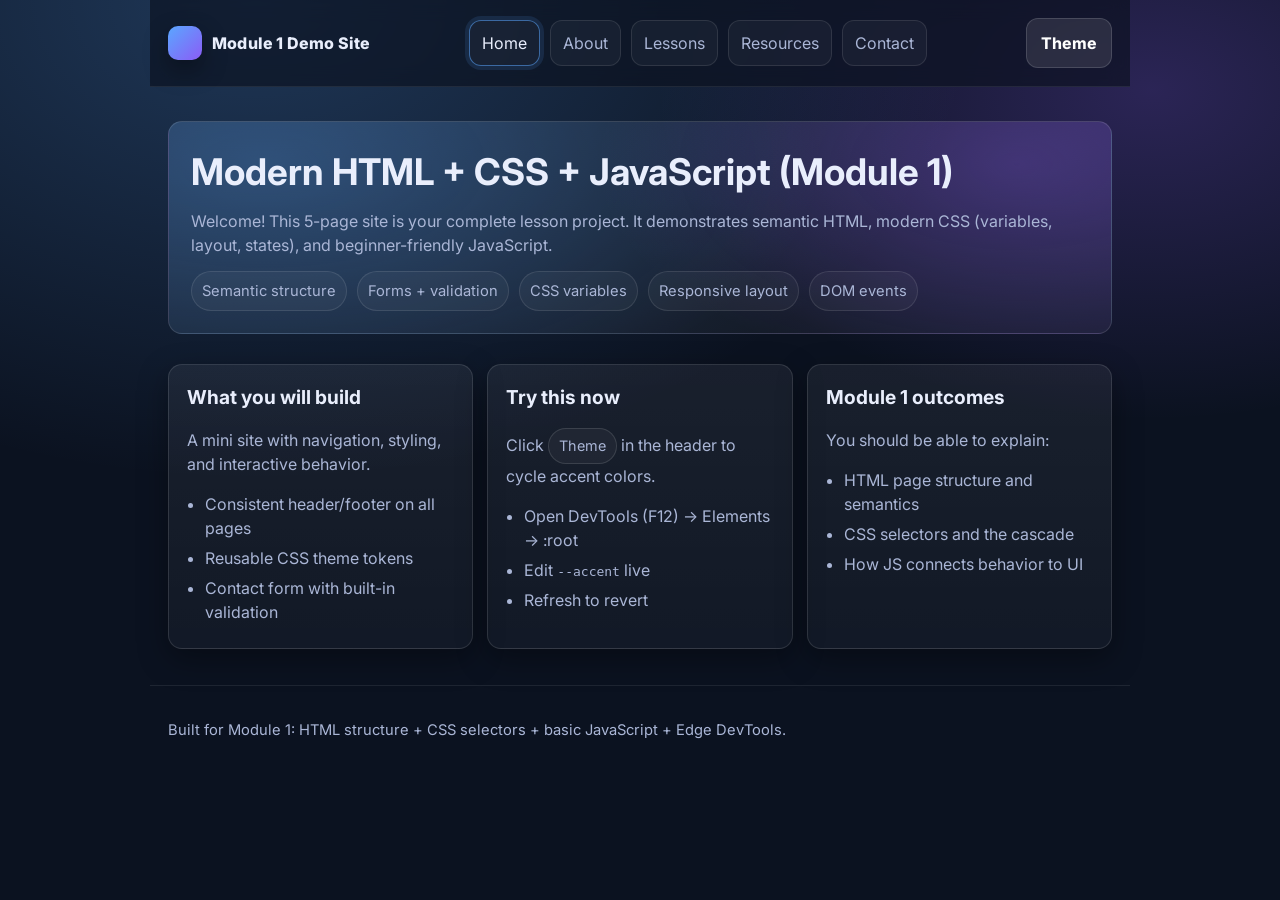
<file: index.html>
<!DOCTYPE html>
<html lang="en">
<head>
  <title>Home | Module 1 Demo Site</title>
  <meta charset="utf-8" />
  <meta name="viewport" content="width=device-width, initial-scale=1" />
    <link rel="preconnect" href="https://fonts.googleapis.com" />
  <link rel="preconnect" href="https://fonts.gstatic.com" crossorigin />
  <link href="https://fonts.googleapis.com/css2?family=Inter:ital,opsz,wght@0,14..32,100..900;1,14..32,100..900&display=swap" rel="stylesheet" />
<link rel="stylesheet" href="styles.css" />
  <script src="app.js" defer></script>
</head>
<body>
<header class="site-header">
  <div class="brand">
    <a class="logo" href="index.html" aria-label="Module 1 Demo Site">
      <span class="logo-badge" aria-hidden="true"></span>
      Module 1 Demo Site
    </a>

      <nav class="nav" aria-label="Primary">
        <a href="index.html">Home</a>
        <a href="about.html">About</a>
        <a href="lessons.html">Lessons</a>
        <a href="resources.html">Resources</a>
        <a href="ContactUs.html">Contact</a>
      </nav>

    <div class="header-actions">
      <button type="button" class="secondary" data-action="cycle-accent" aria-label="Change theme accent">Theme</button>
    </div>
  </div>
</header>

<main class="site-main">
  <section class="hero">
    <h1>Modern HTML + CSS + JavaScript (Module 1)</h1>
    <p>Welcome! This 5-page site is your complete lesson project. It demonstrates semantic HTML, modern CSS (variables, layout, states), and beginner-friendly JavaScript.</p>
    <div class="pills" aria-label="Key topics">
      <span class="pill">Semantic structure</span>
      <span class="pill">Forms + validation</span>
      <span class="pill">CSS variables</span>
      <span class="pill">Responsive layout</span>
      <span class="pill">DOM events</span>
    </div>
  </section>

  <section class="grid cols-3" style="margin-top:14px">
    <article class="card">
      <h2 class="card-title">What you will build</h2>
      <p class="muted">A mini site with navigation, styling, and interactive behavior.</p>
      <ul class="list">
        <li>Consistent header/footer on all pages</li>
        <li>Reusable CSS theme tokens</li>
        <li>Contact form with built-in validation</li>
      </ul>
    </article>

    <article class="card">
      <h2 class="card-title">Try this now</h2>
      <p class="muted">Click <span class="badge">Theme</span> in the header to cycle accent colors.</p>
      <ul class="list">
        <li>Open DevTools (F12) → Elements → :root</li>
        <li>Edit <code>--accent</code> live</li>
        <li>Refresh to revert</li>
      </ul>
    </article>

    <article class="card">
      <h2 class="card-title">Module 1 outcomes</h2>
      <p class="muted">You should be able to explain:</p>
      <ul class="list">
        <li>HTML page structure and semantics</li>
        <li>CSS selectors and the cascade</li>
        <li>How JS connects behavior to UI</li>
      </ul>
    </article>
  </section>
</main>

<footer class="site-footer">
  <p class="small">Built for Module 1: HTML structure + CSS selectors + basic JavaScript + Edge DevTools.</p>
</footer>
</body>
</html>
</file>
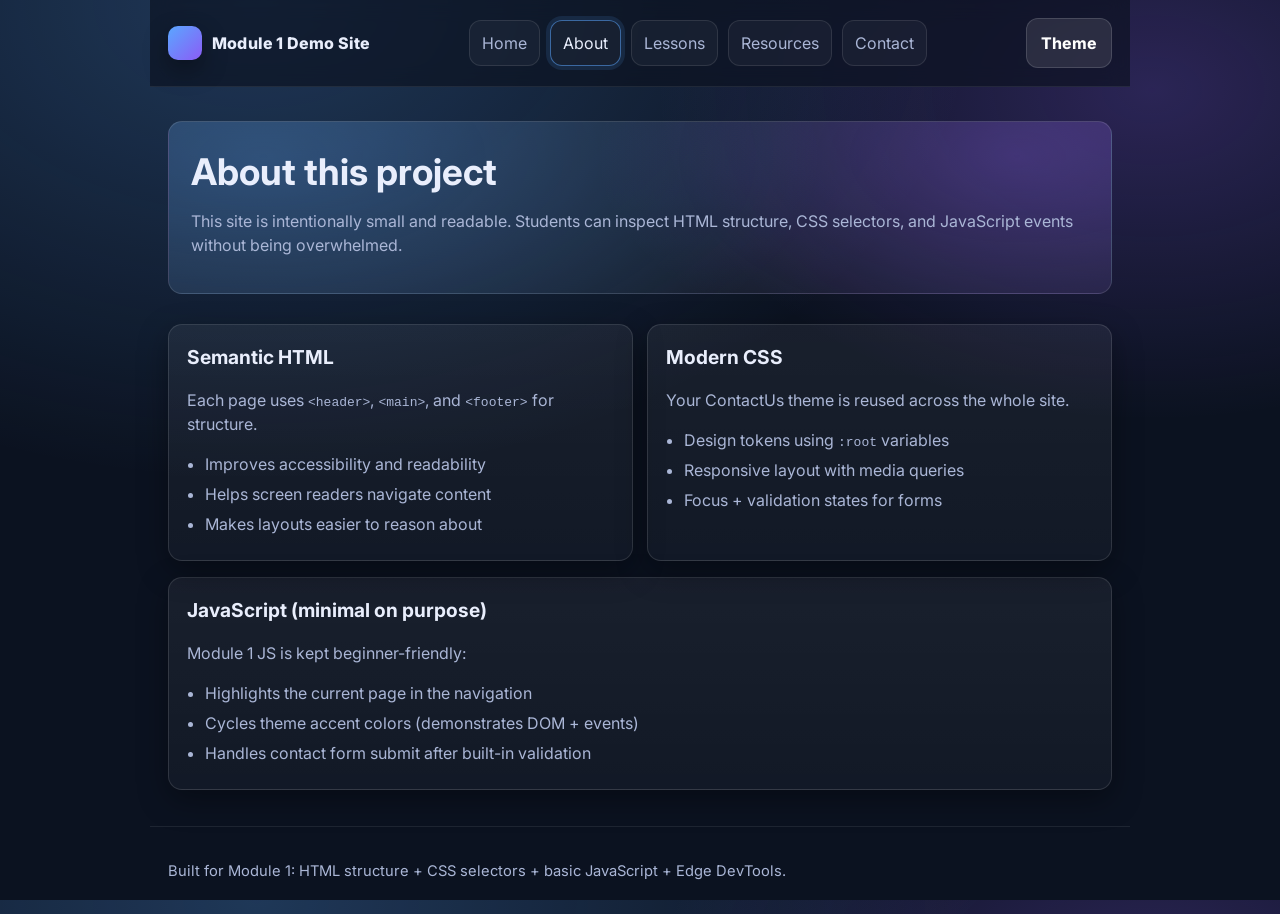
<file: about.html>
<!DOCTYPE html>
<html lang="en">
<head>
  <title>About | Module 1 Demo Site</title>
  <meta charset="utf-8" />
  <meta name="viewport" content="width=device-width, initial-scale=1" />
    <link rel="preconnect" href="https://fonts.googleapis.com" />
  <link rel="preconnect" href="https://fonts.gstatic.com" crossorigin />
  <link href="https://fonts.googleapis.com/css2?family=Inter:ital,opsz,wght@0,14..32,100..900;1,14..32,100..900&display=swap" rel="stylesheet" />
<link rel="stylesheet" href="styles.css" />
  <script src="app.js" defer></script>
</head>
<body>
<header class="site-header">
  <div class="brand">
    <a class="logo" href="index.html" aria-label="Module 1 Demo Site">
      <span class="logo-badge" aria-hidden="true"></span>
      Module 1 Demo Site
    </a>

      <nav class="nav" aria-label="Primary">
        <a href="index.html">Home</a>
        <a href="about.html">About</a>
        <a href="lessons.html">Lessons</a>
        <a href="resources.html">Resources</a>
        <a href="ContactUs.html">Contact</a>
      </nav>

    <div class="header-actions">
      <button type="button" class="secondary" data-action="cycle-accent" aria-label="Change theme accent">Theme</button>
    </div>
  </div>
</header>

<main class="site-main">
  <section class="hero">
    <h1>About this project</h1>
    <p>This site is intentionally small and readable. Students can inspect HTML structure, CSS selectors, and JavaScript events without being overwhelmed.</p>
  </section>

  <section class="grid cols-2" style="margin-top:14px">
    <article class="card">
      <h2 class="card-title">Semantic HTML</h2>
      <p class="muted">Each page uses <code>&lt;header&gt;</code>, <code>&lt;main&gt;</code>, and <code>&lt;footer&gt;</code> for structure.</p>
      <ul class="list">
        <li>Improves accessibility and readability</li>
        <li>Helps screen readers navigate content</li>
        <li>Makes layouts easier to reason about</li>
      </ul>
    </article>

    <article class="card">
      <h2 class="card-title">Modern CSS</h2>
      <p class="muted">Your ContactUs theme is reused across the whole site.</p>
      <ul class="list">
        <li>Design tokens using <code>:root</code> variables</li>
        <li>Responsive layout with media queries</li>
        <li>Focus + validation states for forms</li>
      </ul>
    </article>
  </section>

  <section class="card">
    <h2 class="card-title">JavaScript (minimal on purpose)</h2>
    <p class="muted">Module 1 JS is kept beginner-friendly:</p>
    <ul class="list">
      <li>Highlights the current page in the navigation</li>
      <li>Cycles theme accent colors (demonstrates DOM + events)</li>
      <li>Handles contact form submit after built-in validation</li>
    </ul>
  </section>
</main>

<footer class="site-footer">
  <p class="small">Built for Module 1: HTML structure + CSS selectors + basic JavaScript + Edge DevTools.</p>
</footer>
</body>
</html>
</file>
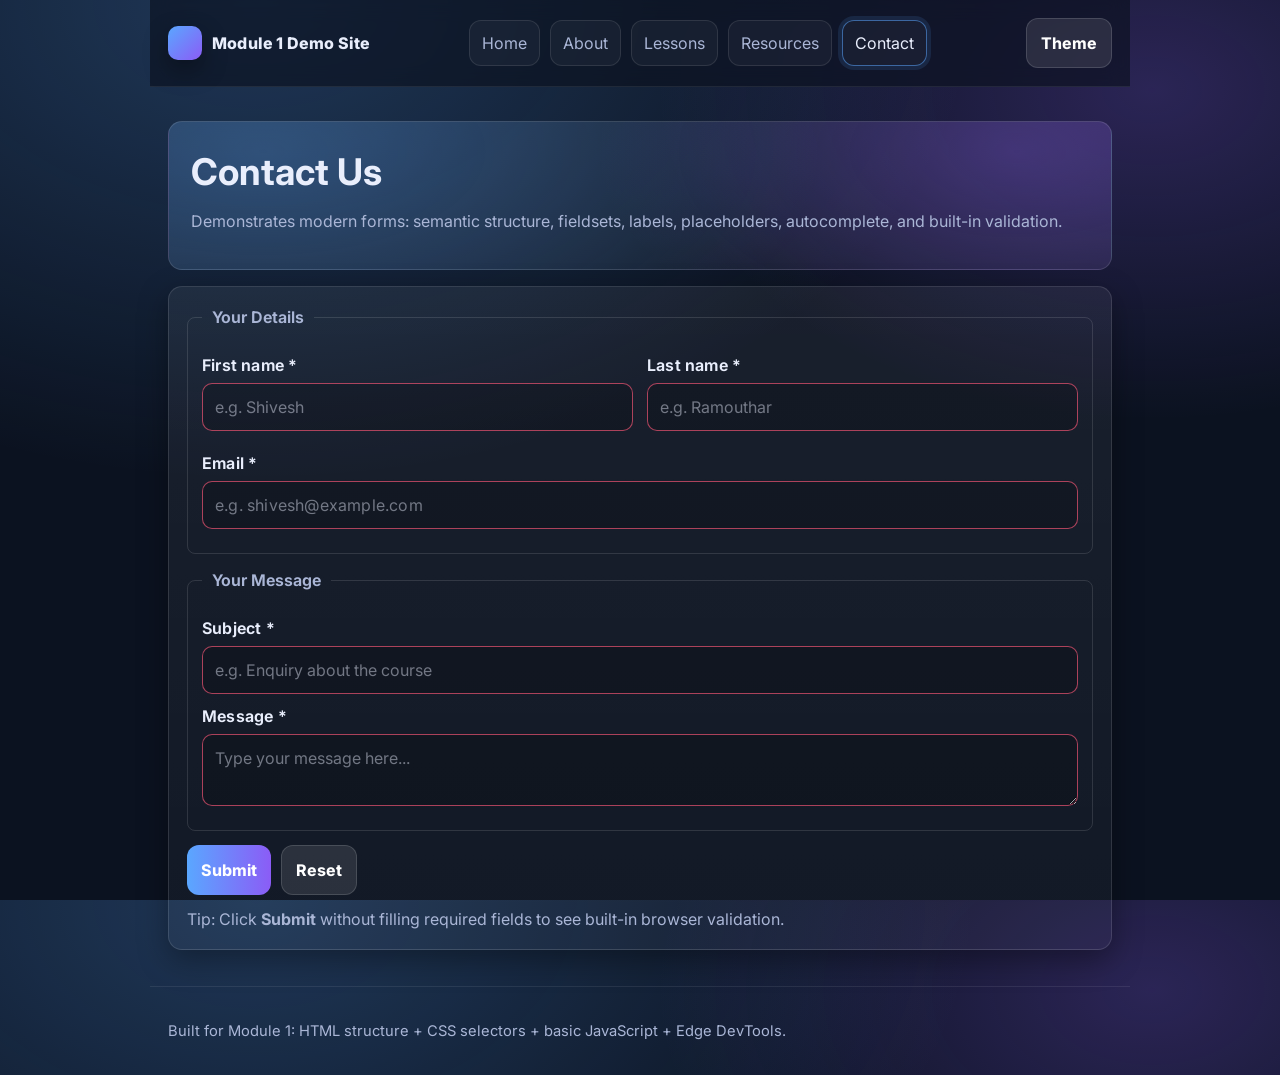
<file: ContactUs.html>
<!DOCTYPE html>
<html lang="en">
<head>
  <title>Contact | Module 1 Demo Site</title>
  <meta charset="utf-8" />
  <meta name="viewport" content="width=device-width, initial-scale=1" />
    <link rel="preconnect" href="https://fonts.googleapis.com" />
  <link rel="preconnect" href="https://fonts.gstatic.com" crossorigin />
  <link href="https://fonts.googleapis.com/css2?family=Inter:ital,opsz,wght@0,14..32,100..900;1,14..32,100..900&display=swap" rel="stylesheet" />
<link rel="stylesheet" href="styles.css" />
  <script src="app.js" defer></script>
</head>
<body>
<header class="site-header">
  <div class="brand">
    <a class="logo" href="index.html" aria-label="Module 1 Demo Site">
      <span class="logo-badge" aria-hidden="true"></span>
      Module 1 Demo Site
    </a>

      <nav class="nav" aria-label="Primary">
        <a href="index.html">Home</a>
        <a href="about.html">About</a>
        <a href="lessons.html">Lessons</a>
        <a href="resources.html">Resources</a>
        <a href="ContactUs.html">Contact</a>
      </nav>

    <div class="header-actions">
      <button type="button" class="secondary" data-action="cycle-accent" aria-label="Change theme accent">Theme</button>
    </div>
  </div>
</header>

<main class="site-main">
  <section class="hero">
    <h1>Contact Us</h1>
    <p>Demonstrates modern forms: semantic structure, fieldsets, labels, placeholders, autocomplete, and built-in validation.</p>
  </section>

  <form id="contactForm" class="card">
    <fieldset>
      <legend>Your Details</legend>

      <div class="two-col">
        <div class="field">
          <label for="firstName">First name *</label>
          <input id="firstName" name="firstName" type="text" required placeholder="e.g. Shivesh" autocomplete="given-name" />
        </div>

        <div class="field">
          <label for="lastName">Last name *</label>
          <input id="lastName" name="lastName" type="text" required placeholder="e.g. Ramouthar" autocomplete="family-name" />
        </div>
      </div>

      <div class="field">
        <label for="email">Email *</label>
        <input id="email" name="email" type="email" required placeholder="e.g. shivesh@example.com" autocomplete="email" />
      </div>
    </fieldset>

    <fieldset>
      <legend>Your Message</legend>

      <div class="field">
        <label for="subject">Subject *</label>
        <input id="subject" name="subject" type="text" required placeholder="e.g. Enquiry about the course" autocomplete="off" />
      </div>

      <div class="field">
        <label for="message">Message *</label>
        <textarea id="message" name="message" required placeholder="Type your message here..." autocomplete="off"></textarea>
      </div>
    </fieldset>

    <div class="actions">
      <button type="submit">Submit</button>
      <button type="reset" class="secondary">Reset</button>
    </div>

    <p class="hint">Tip: Click <strong>Submit</strong> without filling required fields to see built-in browser validation.</p>
  </form>

  <div id="formOutput" class="notice" hidden></div>
</main>

<footer class="site-footer">
  <p class="small">Built for Module 1: HTML structure + CSS selectors + basic JavaScript + Edge DevTools.</p>
</footer>
</body>
</html>
</file>
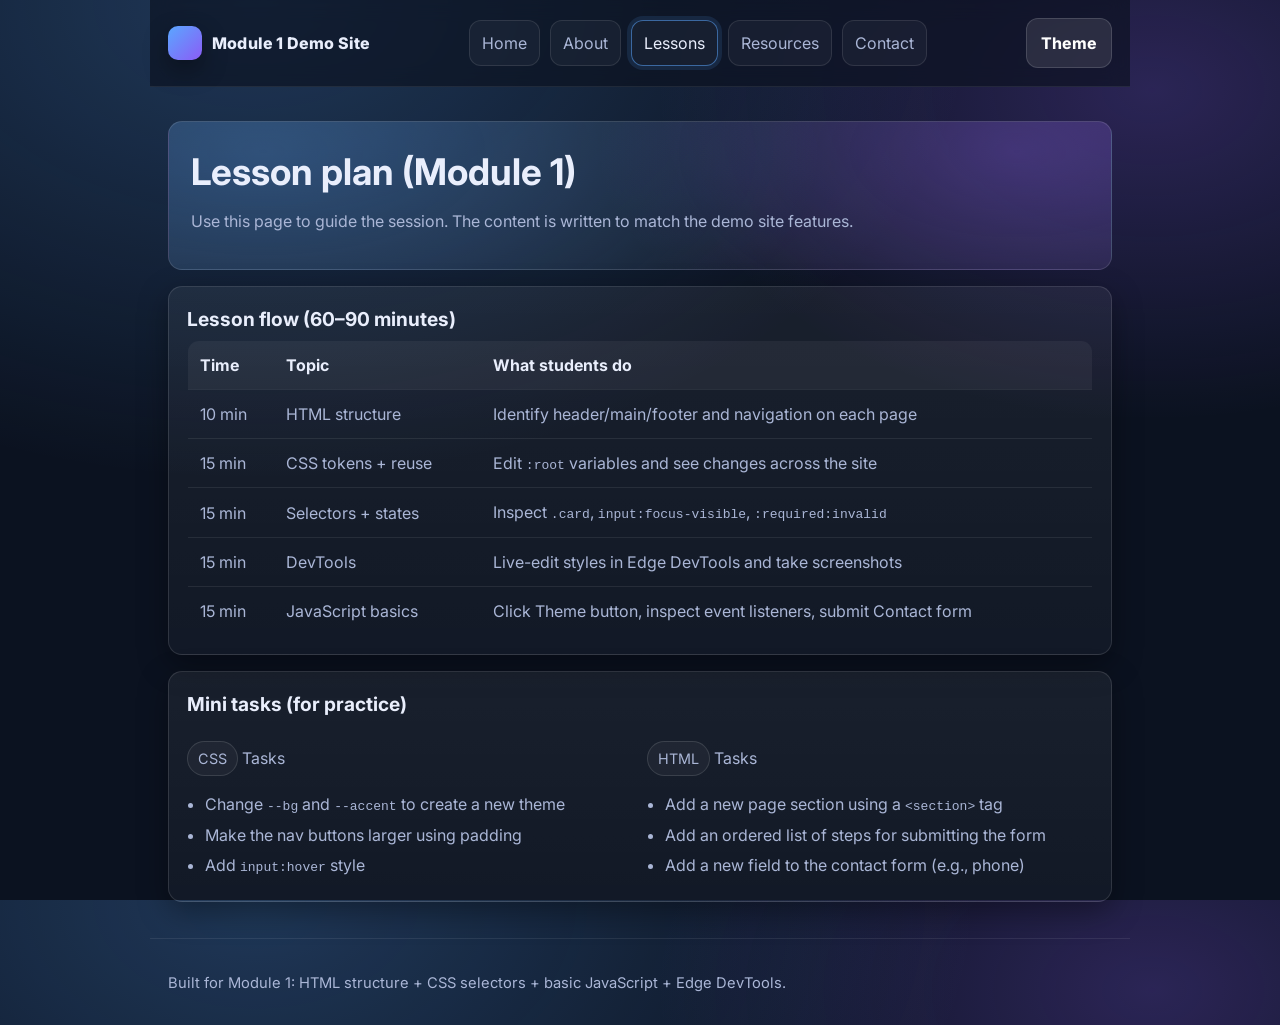
<file: lessons.html>
<!DOCTYPE html>
<html lang="en">
<head>
  <title>Lessons | Module 1 Demo Site</title>
  <meta charset="utf-8" />
  <meta name="viewport" content="width=device-width, initial-scale=1" />
    <link rel="preconnect" href="https://fonts.googleapis.com" />
  <link rel="preconnect" href="https://fonts.gstatic.com" crossorigin />
  <link href="https://fonts.googleapis.com/css2?family=Inter:ital,opsz,wght@0,14..32,100..900;1,14..32,100..900&display=swap" rel="stylesheet" />
<link rel="stylesheet" href="styles.css" />
  <script src="app.js" defer></script>
</head>
<body>
<header class="site-header">
  <div class="brand">
    <a class="logo" href="index.html" aria-label="Module 1 Demo Site">
      <span class="logo-badge" aria-hidden="true"></span>
      Module 1 Demo Site
    </a>

      <nav class="nav" aria-label="Primary">
        <a href="index.html">Home</a>
        <a href="about.html">About</a>
        <a href="lessons.html">Lessons</a>
        <a href="resources.html">Resources</a>
        <a href="ContactUs.html">Contact</a>
      </nav>

    <div class="header-actions">
      <button type="button" class="secondary" data-action="cycle-accent" aria-label="Change theme accent">Theme</button>
    </div>
  </div>
</header>

<main class="site-main">
  <section class="hero">
    <h1>Lesson plan (Module 1)</h1>
    <p>Use this page to guide the session. The content is written to match the demo site features.</p>
  </section>

  <section class="card">
    <h2 class="card-title">Lesson flow (60–90 minutes)</h2>
    <table class="table" aria-label="Lesson flow table">
      <thead>
        <tr>
          <th>Time</th>
          <th>Topic</th>
          <th>What students do</th>
        </tr>
      </thead>
      <tbody>
        <tr>
          <td>10 min</td>
          <td>HTML structure</td>
          <td>Identify header/main/footer and navigation on each page</td>
        </tr>
        <tr>
          <td>15 min</td>
          <td>CSS tokens + reuse</td>
          <td>Edit <code>:root</code> variables and see changes across the site</td>
        </tr>
        <tr>
          <td>15 min</td>
          <td>Selectors + states</td>
          <td>Inspect <code>.card</code>, <code>input:focus-visible</code>, <code>:required:invalid</code></td>
        </tr>
        <tr>
          <td>15 min</td>
          <td>DevTools</td>
          <td>Live-edit styles in Edge DevTools and take screenshots</td>
        </tr>
        <tr>
          <td>15 min</td>
          <td>JavaScript basics</td>
          <td>Click Theme button, inspect event listeners, submit Contact form</td>
        </tr>
      </tbody>
    </table>
  </section>

  <section class="card">
    <h2 class="card-title">Mini tasks (for practice)</h2>
    <div class="grid cols-2">
      <div>
        <p class="muted"><span class="badge">CSS</span> Tasks</p>
        <ul class="list">
          <li>Change <code>--bg</code> and <code>--accent</code> to create a new theme</li>
          <li>Make the nav buttons larger using padding</li>
          <li>Add <code>input:hover</code> style</li>
        </ul>
      </div>
      <div>
        <p class="muted"><span class="badge">HTML</span> Tasks</p>
        <ul class="list">
          <li>Add a new page section using a <code>&lt;section&gt;</code> tag</li>
          <li>Add an ordered list of steps for submitting the form</li>
          <li>Add a new field to the contact form (e.g., phone)</li>
        </ul>
      </div>
    </div>
  </section>
</main>

<footer class="site-footer">
  <p class="small">Built for Module 1: HTML structure + CSS selectors + basic JavaScript + Edge DevTools.</p>
</footer>
</body>
</html>
</file>
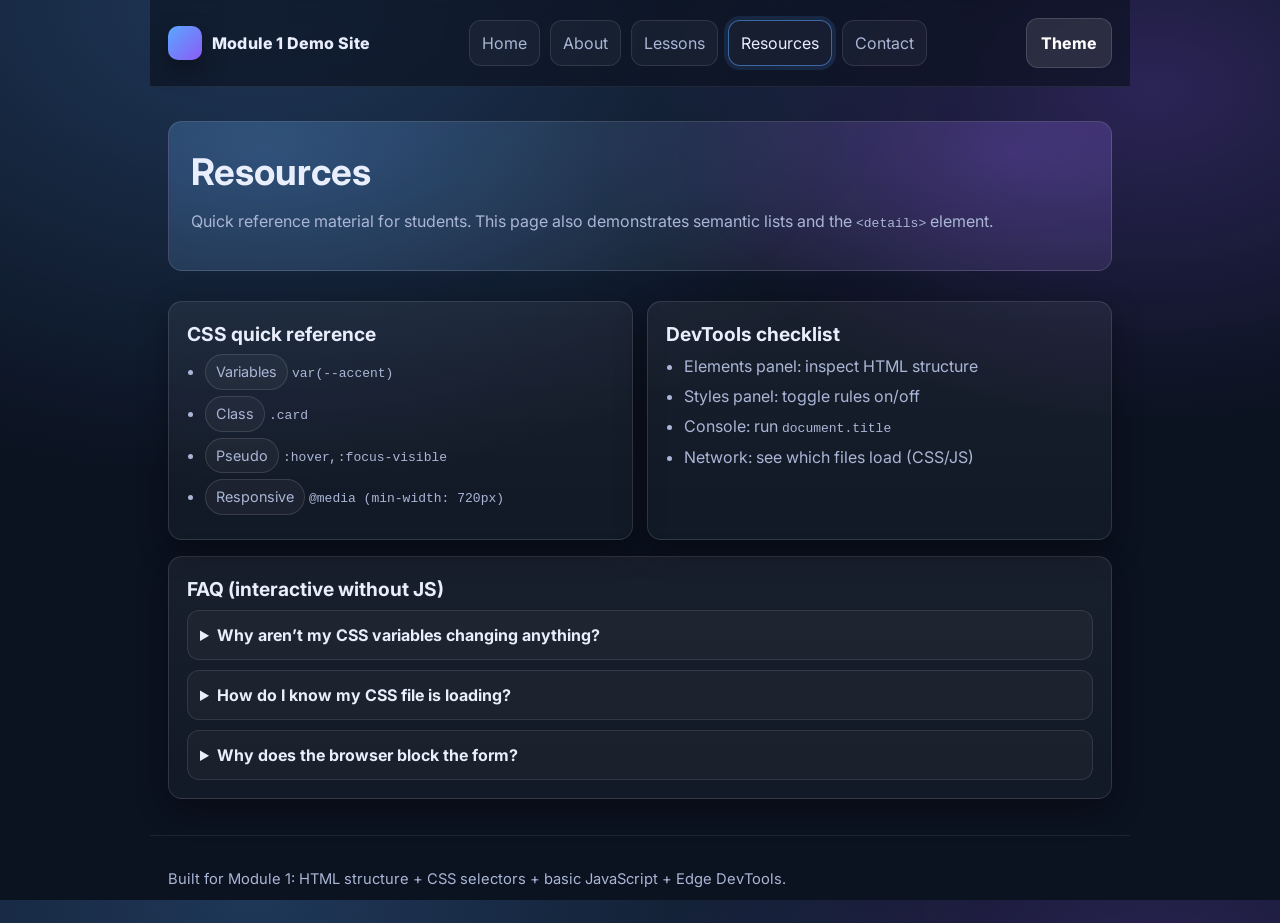
<file: resources.html>
<!DOCTYPE html>
<html lang="en">
<head>
  <title>Resources | Module 1 Demo Site</title>
  <meta charset="utf-8" />
  <meta name="viewport" content="width=device-width, initial-scale=1" />
    <link rel="preconnect" href="https://fonts.googleapis.com" />
  <link rel="preconnect" href="https://fonts.gstatic.com" crossorigin />
  <link href="https://fonts.googleapis.com/css2?family=Inter:ital,opsz,wght@0,14..32,100..900;1,14..32,100..900&display=swap" rel="stylesheet" />
<link rel="stylesheet" href="styles.css" />
  <script src="app.js" defer></script>
</head>
<body>
<header class="site-header">
  <div class="brand">
    <a class="logo" href="index.html" aria-label="Module 1 Demo Site">
      <span class="logo-badge" aria-hidden="true"></span>
      Module 1 Demo Site
    </a>

      <nav class="nav" aria-label="Primary">
        <a href="index.html">Home</a>
        <a href="about.html">About</a>
        <a href="lessons.html">Lessons</a>
        <a href="resources.html">Resources</a>
        <a href="ContactUs.html">Contact</a>
      </nav>

    <div class="header-actions">
      <button type="button" class="secondary" data-action="cycle-accent" aria-label="Change theme accent">Theme</button>
    </div>
  </div>
</header>

<main class="site-main">
  <section class="hero">
    <h1>Resources</h1>
    <p>Quick reference material for students. This page also demonstrates semantic lists and the <code>&lt;details&gt;</code> element.</p>
  </section>

  <section class="grid cols-2" style="margin-top:14px">
    <article class="card">
      <h2 class="card-title">CSS quick reference</h2>
      <ul class="list">
        <li><span class="badge">Variables</span> <code>var(--accent)</code></li>
        <li><span class="badge">Class</span> <code>.card</code></li>
        <li><span class="badge">Pseudo</span> <code>:hover</code>, <code>:focus-visible</code></li>
        <li><span class="badge">Responsive</span> <code>@media (min-width: 720px)</code></li>
      </ul>
    </article>

    <article class="card">
      <h2 class="card-title">DevTools checklist</h2>
      <ul class="list">
        <li>Elements panel: inspect HTML structure</li>
        <li>Styles panel: toggle rules on/off</li>
        <li>Console: run <code>document.title</code></li>
        <li>Network: see which files load (CSS/JS)</li>
      </ul>
    </article>
  </section>

  <section class="card">
    <h2 class="card-title">FAQ (interactive without JS)</h2>

    <details>
      <summary>Why aren’t my CSS variables changing anything?</summary>
      <p class="muted">Variables only affect the page when they are used with <code>var(--name)</code>. Example: <code>background: var(--bg);</code></p>
    </details>

    <details>
      <summary>How do I know my CSS file is loading?</summary>
      <p class="muted">Open DevTools → Network tab → refresh. You should see <code>styles.css</code> load with status 200.</p>
    </details>

    <details>
      <summary>Why does the browser block the form?</summary>
      <p class="muted">Because inputs use <code>required</code> and email uses <code>type="email"</code>. That triggers built-in browser validation.</p>
    </details>
  </section>
</main>

<footer class="site-footer">
  <p class="small">Built for Module 1: HTML structure + CSS selectors + basic JavaScript + Edge DevTools.</p>
</footer>
</body>
</html>
</file>
<file: styles.css>
/* 1) Design tokens */
:root {
  --bg: #0b1220;
  --surface: #111a2e;
  --text: #e9eefc;
  --muted: #aab6d6;
  --border: rgba(255, 255, 255, 0.12);
  --accent: #5aa7ff;
  --accent-2: #8b5cf6;
  --danger: #ff5a7a;
  --ok: rgba(90, 255, 167, 0.45);

  --radius: 14px;
  --shadow: 0 10px 30px rgba(0,0,0,0.35);
}

/* 2) Base styles */
* { box-sizing: border-box; }

html, body { height: 100%; }

body {
  margin: 0;
  font-family: 'Inter', system-ui, "Segoe UI", Arial, sans-serif;
  background:
    radial-gradient(1200px 800px at 20% 0%, rgba(90,167,255,0.25), transparent 60%),
    radial-gradient(900px 600px at 90% 10%, rgba(139,92,246,0.25), transparent 55%),
    var(--bg);
  color: var(--text);
  line-height: 1.5;
}

a { color: inherit; }

/* 3) Semantic layout */
.site-header, .site-main, .site-footer {
  max-width: 980px;
  margin: 0 auto;
  padding: 18px;
}

.site-header {
  border-bottom: 1px solid rgba(255,255,255,0.08);
  position: sticky;
  top: 0;
  backdrop-filter: blur(10px);
  background: rgba(11, 18, 32, 0.65);
  z-index: 10;
}

.brand {
  display: flex;
  align-items: center;
  justify-content: space-between;
  gap: 14px;
}

.logo {
  display: inline-flex;
  align-items: center;
  gap: 10px;
  font-weight: 800;
  letter-spacing: 0.2px;
  text-decoration: none;
}

.logo-badge {
  width: 34px;
  height: 34px;
  border-radius: 10px;
  background: linear-gradient(135deg, var(--accent), var(--accent-2));
  box-shadow: 0 10px 24px rgba(0,0,0,0.35);
}

.nav {
  display: flex;
  gap: 10px;
  flex-wrap: wrap;
}

.nav a {
  text-decoration: none;
  padding: 10px 12px;
  border: 1px solid rgba(255,255,255,0.10);
  border-radius: 12px;
  color: var(--muted);
  background: rgba(255,255,255,0.04);
}

.nav a[aria-current="page"] {
  color: var(--text);
  border-color: rgba(90,167,255,0.55);
  box-shadow: 0 0 0 4px rgba(90,167,255,0.12);
}

.header-actions {
  display: flex;
  gap: 10px;
  align-items: center;
}

/* 4) Card surface (reused from ContactUs) */
.card {
  margin-top: 16px;
  background: linear-gradient(180deg, rgba(255,255,255,0.06), rgba(255,255,255,0.03));
  border: 1px solid var(--border);
  border-radius: var(--radius);
  box-shadow: var(--shadow);
  padding: 18px;
}

.card-title {
  margin: 0 0 6px;
  font-size: 1.2rem;
}

.muted { color: var(--muted); }

.grid {
  display: grid;
  gap: 14px;
}

@media (min-width: 860px) {
  .grid.cols-3 { grid-template-columns: 1fr 1fr 1fr; }
  .grid.cols-2 { grid-template-columns: 1fr 1fr; }
}

.hero {
  margin-top: 16px;
  padding: 22px;
  border-radius: var(--radius);
  border: 1px solid var(--border);
  background:
    radial-gradient(900px 420px at 10% 20%, rgba(90,167,255,0.25), transparent 62%),
    radial-gradient(700px 360px at 90% 20%, rgba(139,92,246,0.25), transparent 60%),
    rgba(255,255,255,0.04);
}

.hero h1 { margin: 0 0 10px; font-size: clamp(1.6rem, 3.2vw, 2.3rem); }
.hero p { margin: 0 0 14px; color: var(--muted); }

.pills {
  display: flex;
  gap: 10px;
  flex-wrap: wrap;
}

.pill {
  padding: 8px 10px;
  border-radius: 999px;
  border: 1px solid rgba(255,255,255,0.10);
  background: rgba(255,255,255,0.04);
  color: var(--muted);
  font-size: 0.92rem;
}

/* 5) ContactUs form styles (from your Module 1 demo) */
fieldset {
  border: 1px solid var(--border);
  border-radius: calc(var(--radius) - 6px);
  padding: 14px;
  margin: 0 0 14px;
}

legend {
  padding: 0 10px;
  color: var(--muted);
  font-weight: 650;
}

.field {
  display: grid;
  gap: 6px;
  margin: 10px 0;
}

label {
  font-weight: 650;
  letter-spacing: 0.2px;
}

input, textarea, button {
  font: inherit;
}

input, textarea {
  width: 100%;
  padding: 11px 12px;
  border-radius: 10px;
  border: 1px solid var(--border);
  background: rgba(0,0,0,0.18);
  color: var(--text);
  outline: none;
  transition: border-color 140ms ease, transform 140ms ease, box-shadow 140ms ease;
}

input[type="email"] { letter-spacing: 0.2px; }

input::placeholder,
textarea::placeholder {
  color: rgba(233, 238, 252, 0.45);
}

input:focus-visible,
textarea:focus-visible {
  border-color: rgba(90,167,255,0.85);
  box-shadow: 0 0 0 4px rgba(90,167,255,0.18);
}

input:required:invalid,
textarea:required:invalid {
  border-color: rgba(255, 90, 122, 0.65);
}

input:required:valid { border-color: var(--ok); }

.actions {
  display: flex;
  gap: 10px;
  flex-wrap: wrap;
  margin-top: 6px;
}

button {
  border: 0;
  padding: 12px 14px;
  border-radius: 12px;
  color: white;
  font-weight: 750;
  background: linear-gradient(90deg, var(--accent), var(--accent-2));
  cursor: pointer;
  transform: translateY(0);
  transition: transform 120ms ease, filter 120ms ease;
}

button:hover { filter: brightness(1.05); transform: translateY(-1px); }
button:active { transform: translateY(0); }

button.secondary {
  background: rgba(255,255,255,0.10);
  border: 1px solid rgba(255,255,255,0.14);
}

.hint { margin: 12px 0 0; color: var(--muted); }

@media (min-width: 720px) {
  .two-col {
    display: grid;
    grid-template-columns: 1fr 1fr;
    gap: 14px;
  }
}

/* 6) Simple components for lesson pages */
.list { margin: 0; padding-left: 18px; color: var(--muted); }
.list li { margin: 6px 0; }

.table {
  width: 100%;
  border-collapse: collapse;
  overflow: hidden;
  border-radius: 12px;
  border: 1px solid rgba(255,255,255,0.10);
}

.table th, .table td {
  padding: 12px;
  border-bottom: 1px solid rgba(255,255,255,0.08);
}

.table th { text-align: left; color: var(--text); background: rgba(255,255,255,0.05); }
.table td { color: var(--muted); }

.badge {
  display: inline-flex;
  padding: 6px 10px;
  border-radius: 999px;
  border: 1px solid rgba(255,255,255,0.12);
  background: rgba(255,255,255,0.04);
  color: var(--muted);
  font-size: 0.9rem;
}

details {
  border: 1px solid rgba(255,255,255,0.10);
  border-radius: 12px;
  padding: 12px 12px;
  background: rgba(255,255,255,0.03);
}

details + details { margin-top: 10px; }

summary {
  cursor: pointer;
  font-weight: 700;
  color: var(--text);
}

.site-footer {
  color: var(--muted);
  font-size: 0.95rem;
  border-top: 1px solid rgba(255,255,255,0.08);
  margin-top: 18px;
}

.small { font-size: 0.92rem; }


/* Module 2 output box */
.notice {
  margin-top: 14px;
  padding: 14px 16px;
  border-radius: 12px;
  border: 1px solid rgba(90, 255, 167, 0.25);
  background: rgba(90, 255, 167, 0.08);
  color: var(--text);
  box-shadow: 0 10px 24px rgba(0,0,0,0.25);
}

.notice-title {
  margin: 0 0 8px;
  font-size: 1.15rem;
}

.notice p {
  margin: 6px 0;
}
</file>
